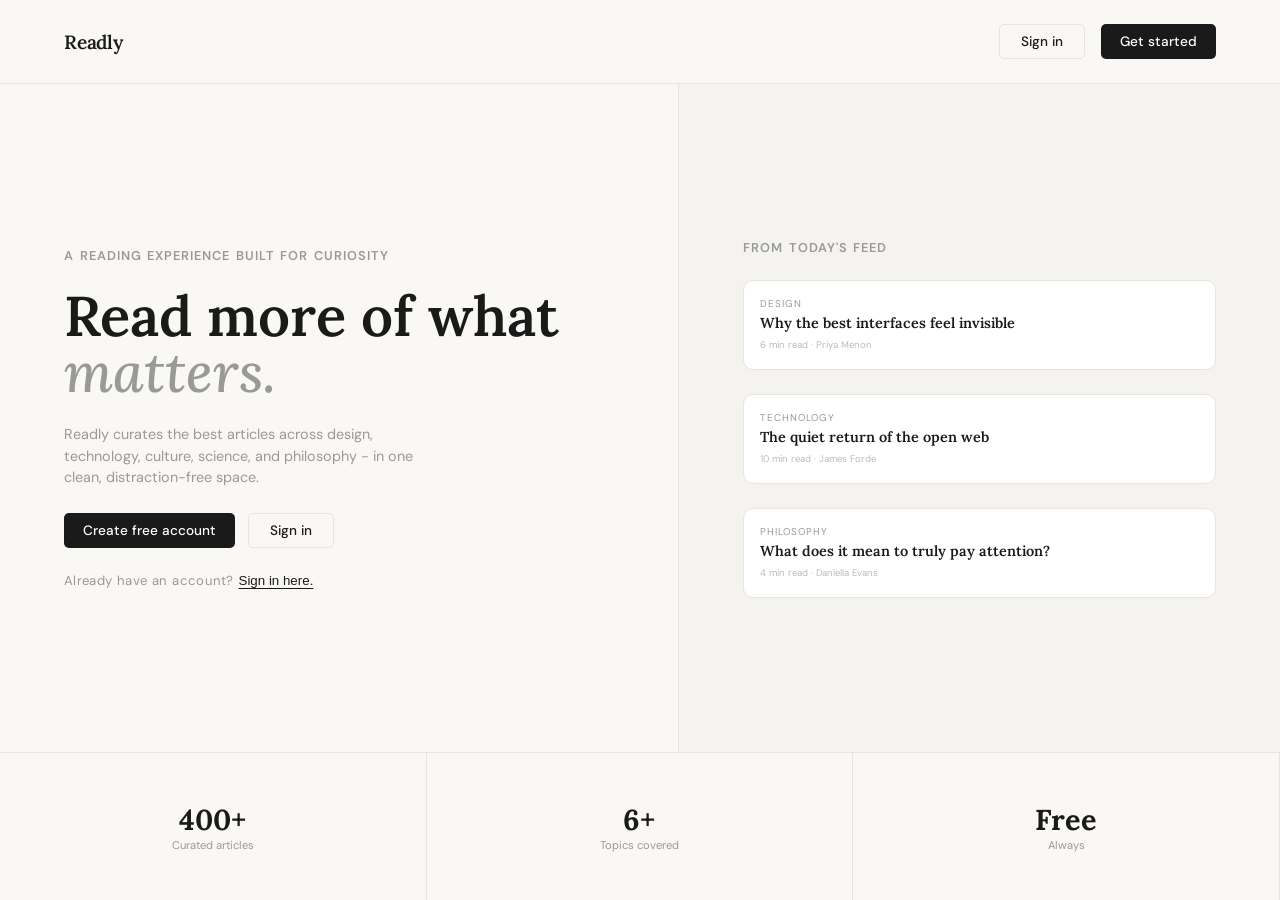
<file: index.html>
<!doctype html>
<html lang="en">
  <head>
    <meta charset="UTF-8" />
    <meta name="viewport" content="width=device-width, initial-scale=1.0" />
    <title>Readly</title>
    <!-- STYLESHEETS -->
    <link rel="stylesheet" href="./css/global.css" />
    <link rel="stylesheet" href="./css/nav.css" />
    <link rel="stylesheet" href="./css/landing.css" />

    <!-- EXTERNAL STYLESHEETS -->
    <link rel="preconnect" href="https://fonts.googleapis.com" />
    <link rel="preconnect" href="https://fonts.gstatic.com" crossorigin />
    <link
      href="https://fonts.googleapis.com/css2?family=DM+Sans:ital,opsz,wght@0,9..40,100..1000;1,9..40,100..1000&family=Lora:ital,wght@0,400..700;1,400..700&display=swap"
      rel="stylesheet"
    />

    <!-- SCRIPTS -->
    <script src="./js/classes/User.js" defer></script>
    <script src="./js/signin.js" defer></script>
    <script src="./js/signup.js" defer></script>
  </head>
  <body>
    <div class="page">
      <header class="site-header">
        <nav class="landing-nav">
          <h2 class="logo"><a href="./index.html">Readly</a></h2>
          <div class="landing-auth">
            <button type="button" class="sign-in-btn sign-in-auth">
              Sign in
            </button>
            <button type="button" class="sign-up-btn sign-up-auth">
              Get started
            </button>
          </div>
        </nav>
      </header>
      <main>
        <div class="main-hero">
          <div class="hero-section">
            <div class="landing-hero">
              <div class="landing-hero-text">
                <p class="landing-tag">
                  A READING EXPERIENCE BUILT FOR CURIOSITY
                </p>
                <h1>Read more of what <span>matters.</span></h1>
                <p class="landing-subtext">
                  Readly curates the best articles across design, technology,
                  culture, science, and philosophy - in one clean,
                  distraction-free space.
                </p>
              </div>
              <div class="hero-auth">
                <button type="button" class="sign-up-btn sign-up-auth">
                  Create free account
                </button>
                <button type="button" class="sign-in-btn sign-in-auth">
                  Sign in
                </button>
              </div>
              <p class="auth-link">
                Already have an account?
                <button class="sign-in-auth">Sign in here.</button>
              </p>
            </div>
            <div class="landing-preview">
              <p class="landing-tag">FROM TODAY'S FEED</p>
              <div class="preview">
                <div class="preview-body">
                  <p class="article-tag">DESIGN</p>
                  <p class="article-title">
                    Why the best interfaces feel invisible
                  </p>
                  <span class="article-meta">6 min read · Priya Menon</span>
                </div>
                <div class="preview-body">
                  <p class="article-tag">TECHNOLOGY</p>
                  <p class="article-title">The quiet return of the open web</p>
                  <span class="article-meta">10 min read · James Forde</span>
                </div>
                <div class="preview-body">
                  <p class="article-tag">PHILOSOPHY</p>
                  <p class="article-title">
                    What does it mean to truly pay attention?
                  </p>
                  <span class="article-meta">4 min read · Daniella Evans</span>
                </div>
              </div>
            </div>
          </div>
          <div class="stats">
            <div class="stats-item">
              <h3>400+</h3>
              <p>Curated articles</p>
            </div>
            <div class="stats-item">
              <h3>6+</h3>
              <p>Topics covered</p>
            </div>
            <div class="stats-item">
              <h3>Free</h3>
              <p>Always</p>
            </div>
          </div>
        </div>
      </main>
    </div>
  </body>
</html>
</file>
<file: css/global.css>
*,
*::before,
*::after {
  box-sizing: border-box;
  margin: 0;
  padding: 0;
}

:root {
  --main-font: "DM Sans", sans-serif;
  --secondary-font: "Lora", serif;
  --page-background: #faf8f5;
  --primary-surface: #ffffff;
  --secondary-surface: #f5f3ef;
  --primary-text: #1a1a1a;
  --muted-text: #999999;
  --very-muted-text: #bbbbbb;
  --border-color: #e8e4de;
  --streak-background: #1a1a1a;
  --streak-label: #888888;
  --logo: 1.2rem;
  --error-color: #e05555;
  --error-background: #fff8f8;
  --success-border: #b6e8cc;
  --success-background: #f3fcf7;
  --success-message: #2a7a52;
}

body {
  width: 100%;
  height: 100vh;
  background-color: var(--page-background);
  color: var(--primary-text);
  font-family: var(--main-font);
  font-size: 16px;
}

main {
  width: 100%;
  min-height: 100%;
}
</file>
<file: css/nav.css>
.site-header {
  width: 100%;
  border-bottom: 1px solid var(--border-color);
  padding: 1.5rem 4rem;
}

.site-header nav {
  display: flex;
  justify-content: space-between;
  align-items: center;
}

.logo {
  font-family: var(--secondary-font);
  font-size: 1.2rem;
  font-weight: 600;
  letter-spacing: -0.01em;
}

.logo a {
  color: var(--primary-text);
  text-decoration: none;
}

/* ======= LANDING PAGE ======== */
.landing-auth {
  display: flex;
  gap: 1rem;
}

.sign-in-btn {
  color: var(--primary-text);
  background-color: var(--page-background);
  font-family: var(--primary-font);
  font-weight: 500;
  font-size: 0.85rem;
  padding: 0.5rem 1.3rem;
  border: 1px solid var(--border-color);
  border-radius: 5px;
  cursor: pointer;
}

.sign-in-btn:hover {
  border: 1px solid var(--primary-text);
}

.sign-up-btn {
  background-color: var(--primary-text);
  font-family: var(--primary-font);
  font-weight: 500;
  font-size: 0.85rem;
  padding: 0.5rem 1.2rem;
  border: none;
  border-radius: 5px;
  cursor: pointer;
  color: #fff;
}

.sign-up-btn:hover {
  background-color: #000000cc;
}

/* ==================================== */

.auth-link {
  color: var(--muted-text);
  font-size: 0.82rem;
  letter-spacing: 0.3px;
  word-spacing: 0.5px;
}

.auth-link button {
  border: none;
  background: none;
  color: var(--primary-text);
  font-weight: 500;
  text-decoration: underline;
  text-underline-offset: 3px;
  cursor: pointer;
}

/* ====================================== */

.nav-links {
  display: flex;
  gap: 2rem;
}

.nav-links a {
  font-size: 0.82rem;
  text-decoration: none;
  color: var(--muted-text);
}

.nav-links a:hover {
  color: var(--primary-text);
  text-decoration: underline;
  text-underline-offset: 6px;
  text-decoration-thickness: 1.5px;
}

.nav-links .active {
  color: var(--primary-text);
  text-decoration: underline;
  text-underline-offset: 6px;
  text-decoration-thickness: 1.5px;
}

.mobile-nav {
  display: none;
}

.avatar {
  background-color: var(--primary-text);
  width: 35px;
  height: 35px;
  color: #fff;
  font-size: 0.8rem;
  border-radius: 50%;
  display: flex;
  justify-content: center;
  align-items: center;
}
/* ============== MOBILE DESIGN ========== */

@media screen and (max-width: 768px) {
  .site-header {
    padding: 1rem 1.5rem;
    position: fixed;
    background-color: var(--page-background);
    z-index: 100;
  }
  .landing-auth .sign-up-btn {
    display: none;
  }
  .sign-in-btn {
    color: var(--page-background);
    background-color: var(--primary-text);
  }
  .nav-links {
    display: none;
  }
  .page {
    position: relative;
    height: 100vh;
    overflow: hidden;
    overflow-y: scroll;
  }
  .mobile-nav {
    position: fixed;
    bottom: 0;
    width: 100%;
    display: flex;
    justify-content: space-between;
    align-items: center;
    border-top: 1px solid var(--border-color);
    background-color: var(--primary-surface);
    padding: 1rem 1.5rem;
    cursor: pointer;
  }
  .nav-item {
    display: flex;
    flex-direction: column;
    justify-content: center;
    align-items: center;
    gap: 0.25rem;
  }
  .nav-item i {
    color: var(--muted-text);
    font-size: 1.1rem;
  }
  .nav-item a {
    color: var(--muted-text);
    text-decoration: none;
    font-size: 0.7rem;
  }
  .nav-item .active-link {
    color: var(--primary-text);
  }
}
</file>
<file: css/landing.css>
.main-hero {
  min-height: calc(100vh - 84px);
  display: grid;
  grid-template-columns: 1fr;
  grid-template-rows: 1fr auto;
}

.hero-section {
  display: grid;
  grid-template-columns: repeat(2, 1fr);
  border-bottom: 1px solid var(--border-color);
  height: 100%;
  width: 100%;
  justify-content: center;
  align-items: center;
}

.landing-hero {
  padding: 0 4rem;
  border-right: 1px solid var(--border-color);
  height: 100%;
  display: flex;
  flex-direction: column;
  justify-content: center;
  align-items: flex-start;
}

.landing-tag {
  font-size: 0.8rem;
  color: var(--muted-text);
  font-weight: 600;
  letter-spacing: 1px;
  word-spacing: 1.5px;
  margin-bottom: 1.5rem;
}

.landing-hero-text h1 {
  font-size: 3.5rem;
  font-family: var(--secondary-font);
  font-weight: 600;
  width: 550px;
  line-height: 1;
  margin: 1.5rem 0;
}

.landing-hero-text h1 span {
  color: var(--muted-text);
  font-style: italic;
  font-weight: 500;
}

.landing-subtext {
  color: var(--muted-text);
  font-size: 0.9rem;
  width: 350px;
  line-height: 1.5;
  margin: 1.5rem 0;
}

.hero-auth {
  display: flex;
  gap: 0.8rem;
  margin-bottom: 1.5rem;
}

/* =========================================== */

.landing-preview {
  padding: 0 4rem;
  background-color: var(--secondary-surface);
  display: flex;
  flex-direction: column;
  justify-content: center;
  height: 100%;
}

.preview {
  display: flex;
  flex-direction: column;
  gap: 1.5rem;
}

.preview-body {
  background-color: var(--primary-surface);
  padding: 1rem;
  border: 1px solid var(--border-color);
  border-radius: 10px;
}

.article-tag {
  color: var(--muted-text);
  font-size: 0.62rem;
  letter-spacing: 1px;
  margin-bottom: 0.25rem;
}

.article-title {
  font-family: var(--secondary-font);
  font-weight: 600;
  font-size: 0.9rem;
}

.article-meta {
  color: var(--very-muted-text);
  font-size: 0.6rem;
}

/* =========================================== */

.stats {
  display: grid;
  grid-template-columns: repeat(3, 1fr);
}

.stats-item {
  text-align: center;
  border-right: 1px solid var(--border-color);
  padding: 3rem 0;
}

.stats-item h3 {
  font-size: 1.8rem;
  font-family: var(--secondary-font);
}

.stats-item p {
  font-size: 0.7rem;
  color: var(--muted-text);
}

@media screen and (min-width: 2100px) {
  .landing-hero-text h1 {
    font-size: 5rem;
    width: 80%;
    line-height: 80px;
  }

  .landing-subtext {
    font-size: 1rem;
    width: 65%;
  }
}

/* ============== MOBILE DESIGN ========== */

@media screen and (max-width: 768px) {
  main {
    margin-top: 5rem;
    min-height: 0;
  }
  .main-hero {
    width: 100%;
    height: 100%;
    display: block;
  }
  .hero-section {
    border: none;
    display: block;
    height: fit-content;
  }
  .landing-hero {
    padding: 0 1.5rem;
    border-right: none;
    height: fit-content;
  }
  .landing-tag {
    font-size: 0.7rem;
    width: 100%;
    margin: 2rem 0 1rem;
  }
  .landing-hero-text h1 {
    font-size: 2.3rem;
    margin: 1rem 0;
    width: 100%;
  }
  .landing-subtext {
    color: var(--muted-text);
    font-size: 0.8rem;
    width: 100%;
    line-height: 1.5;
    margin: 1.5rem 0;
  }
  .hero-auth {
    width: 100%;
    display: block;
    margin-bottom: 2rem;
  }
  .hero-auth .sign-up-btn {
    display: block;
    width: 100%;
    margin-bottom: 0.7rem;
  }
  .hero-auth .sign-in-btn {
    display: block;
    width: 100%;
    color: var(--primary-text);
    background: var(--page-background);
  }
  .auth-link {
    display: none;
  }
  .landing-preview {
    margin: 1rem 0;
    padding: 0 1.5rem;
    height: fit-content;
  }
  .stats {
    display: none;
  }
}
</file>
